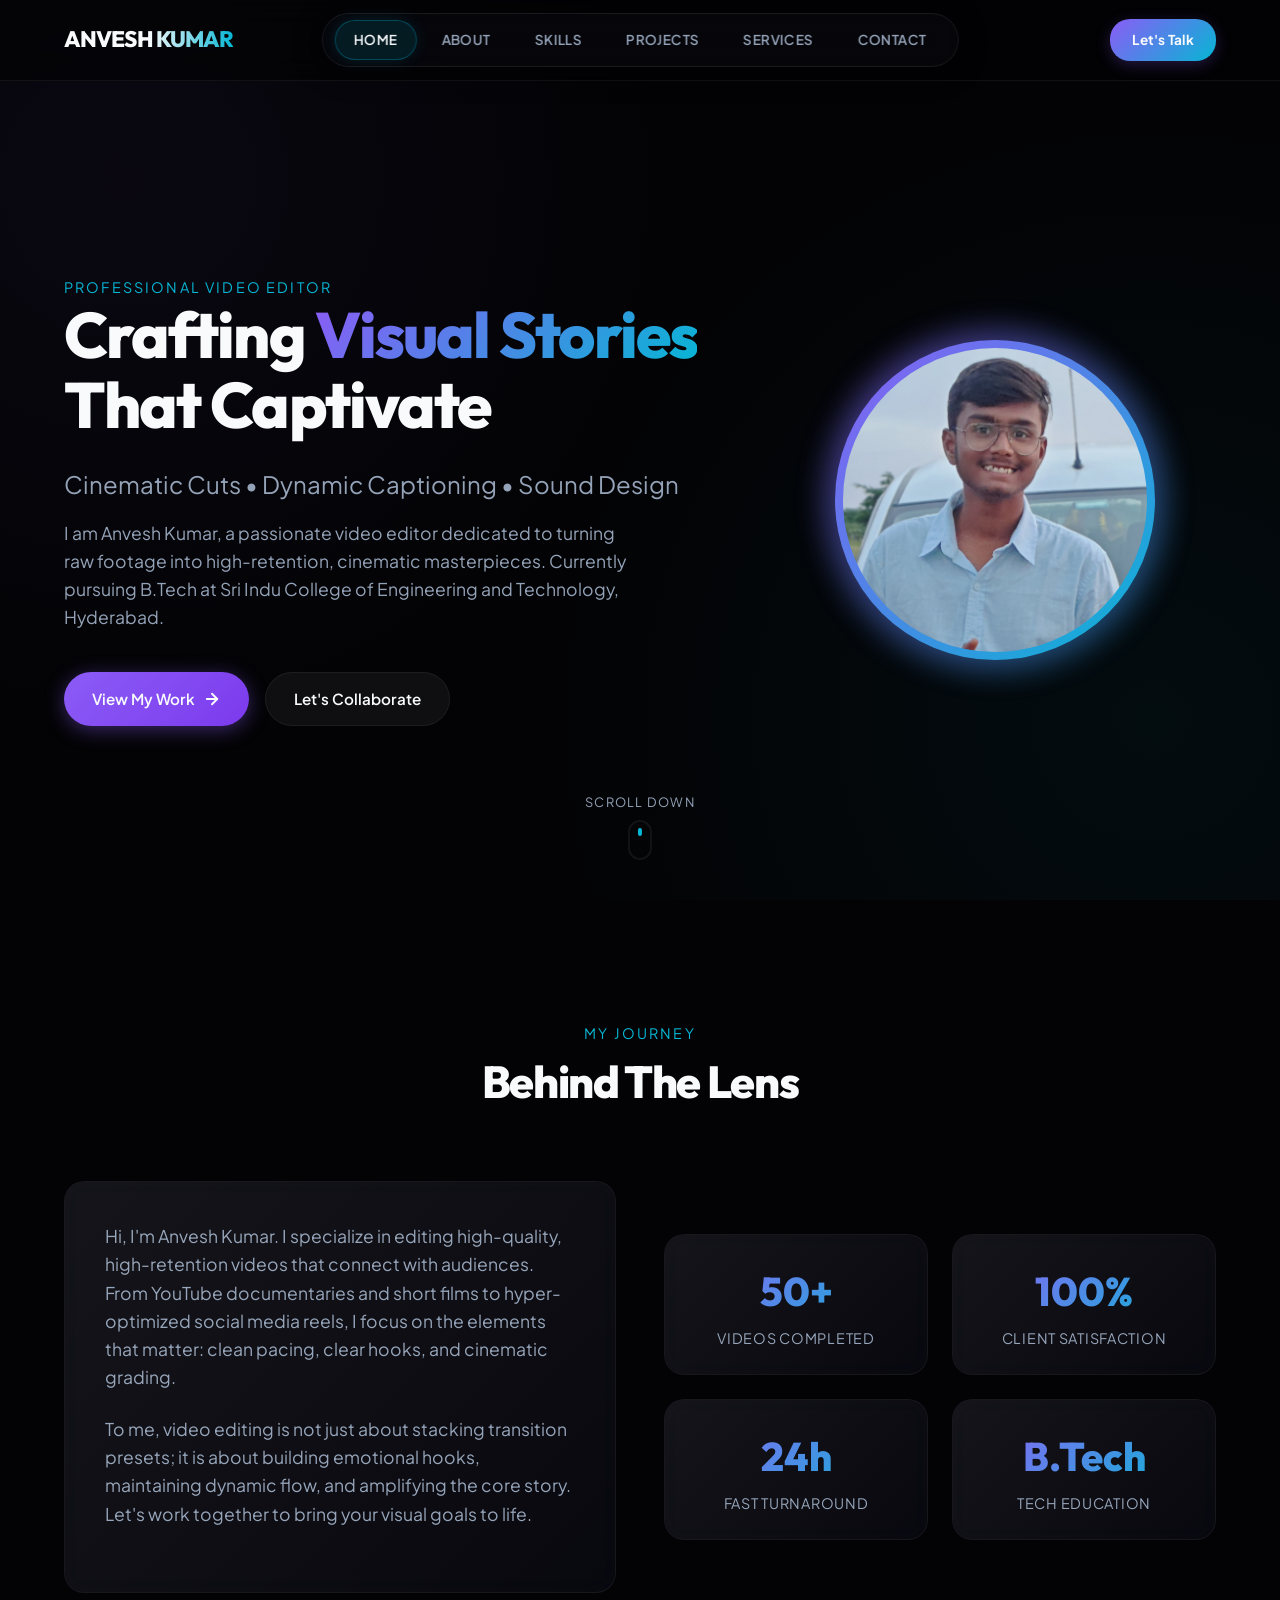
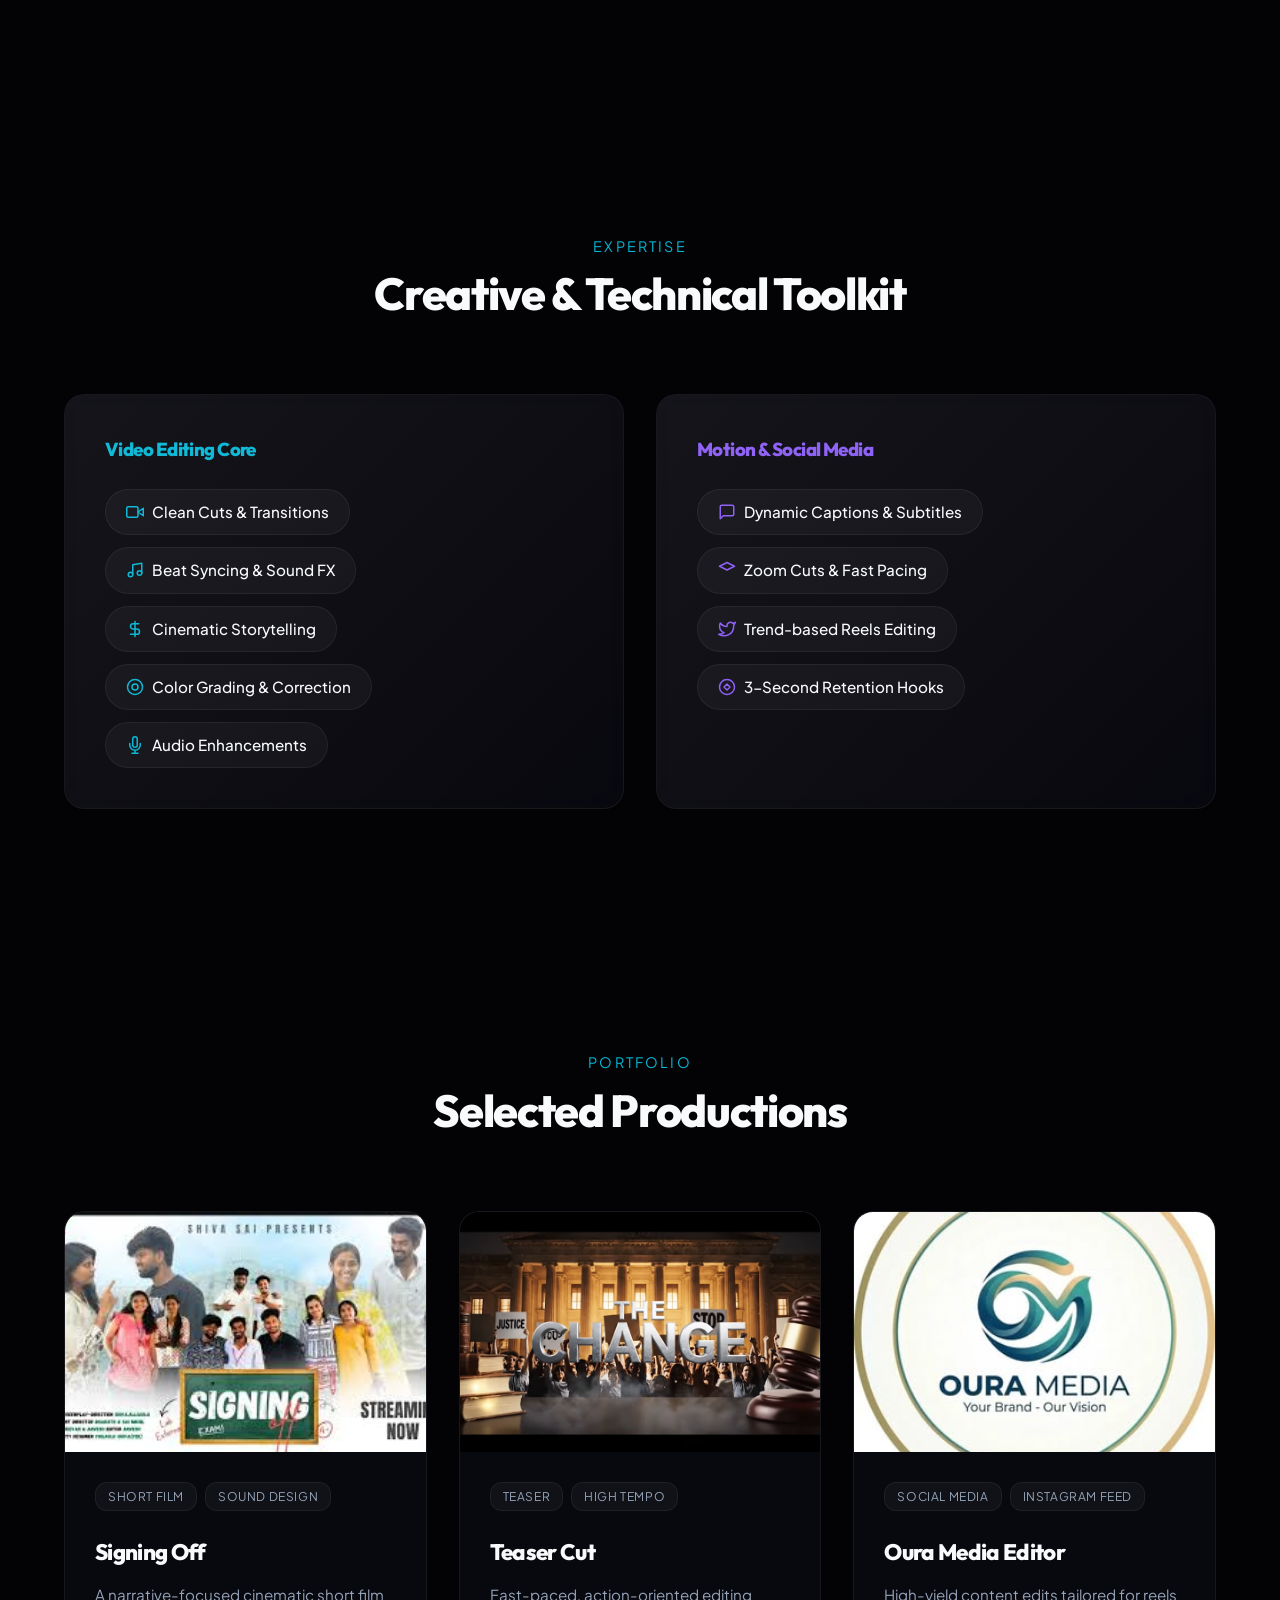
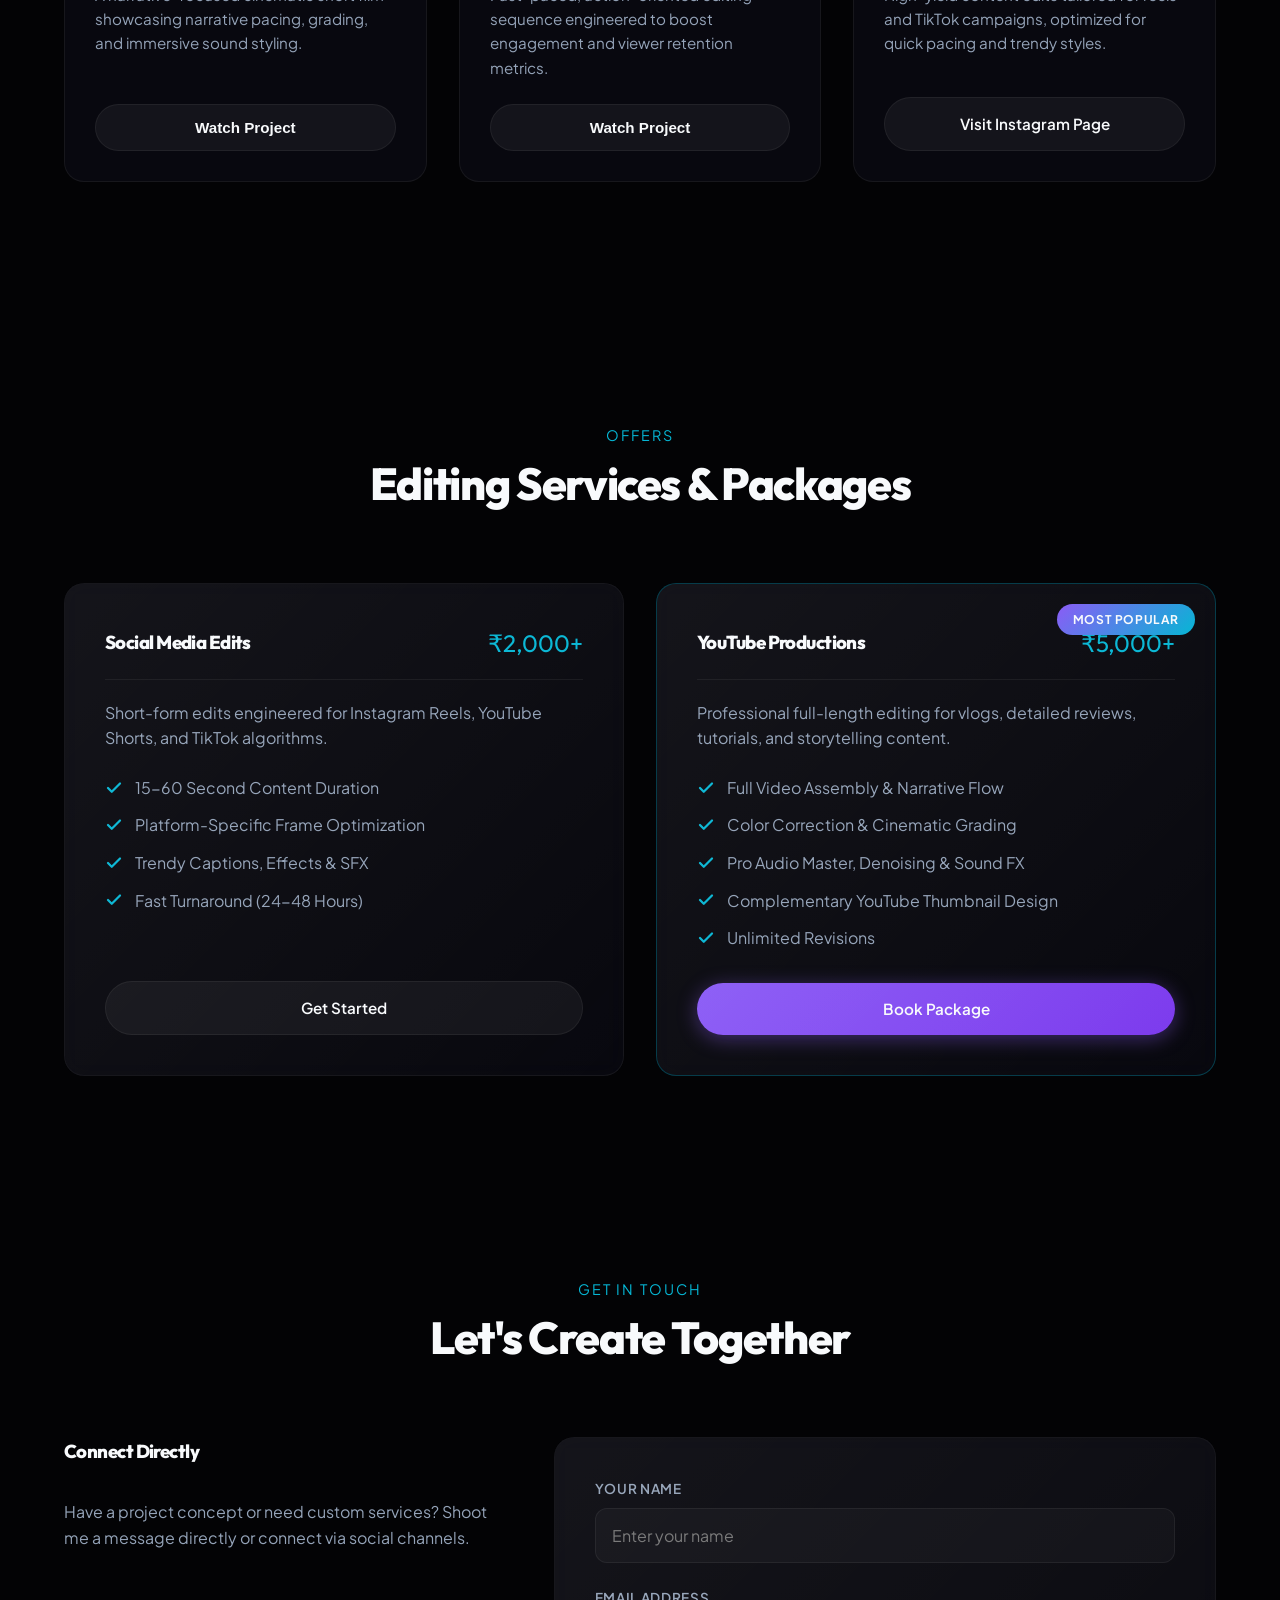
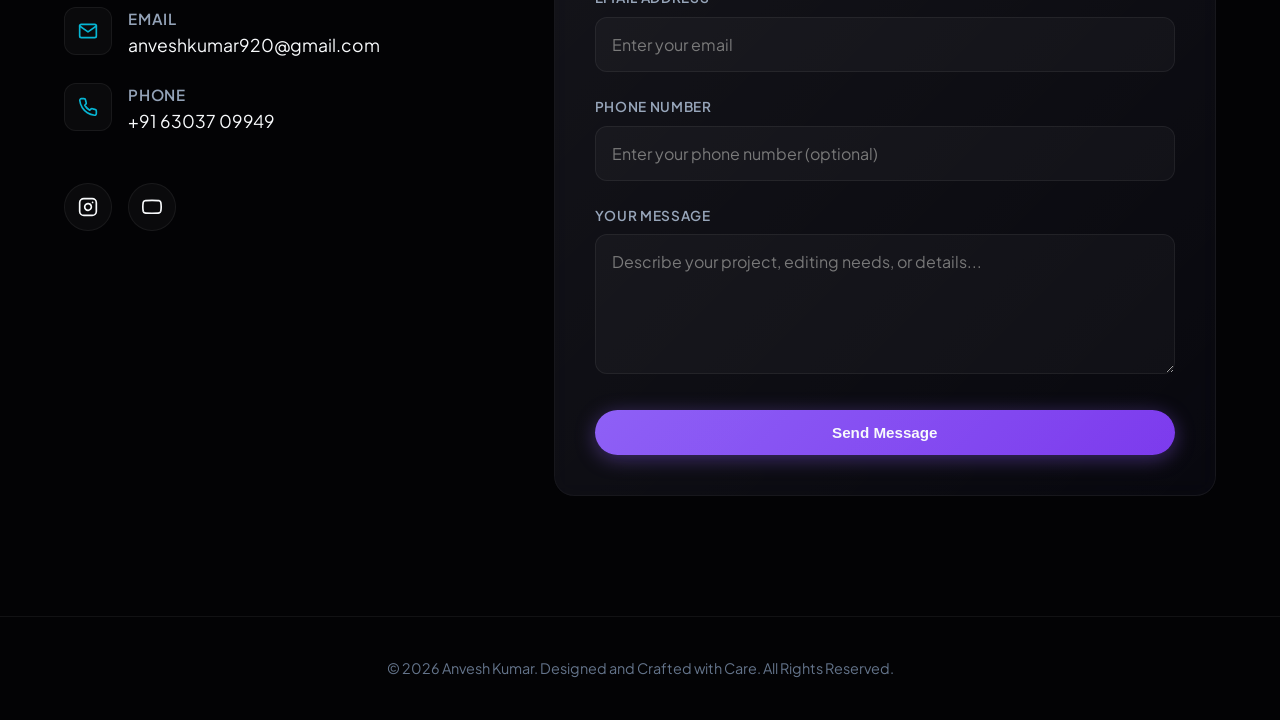
<file: index.html>
<!DOCTYPE html>
<html lang="en">
<head>
    <meta charset="UTF-8">
    <meta name="viewport" content="width=device-width, initial-scale=1.0">
    <title>Anvesh Kumar | Video Editor & Visual Storyteller Portfolio</title>
    <meta name="description" content="Portfolio of Anvesh Kumar, a passionate Video Editor focusing on cinematic cuts, dynamic social media editing, and engaging storytelling.">
    <!-- Link to Global Stylesheet -->
    <link rel="stylesheet" href="style.css">
</head>
<body>

    <!-- Sticky Navigation Header -->
    <header>
        <div class="nav-container">
            <a href="#hero" class="logo">ANVESH KUMAR</a>
            
            <nav>
                <ul class="nav-links">
                    <li><a href="#hero" class="active">Home</a></li>
                    <li><a href="#about">About</a></li>
                    <li><a href="#skills">Skills</a></li>
                    <li><a href="#projects">Projects</a></li>
                    <li><a href="#services">Services</a></li>
                    <li><a href="#contact">Contact</a></li>
                </ul>
            </nav>
            
            <a href="#contact" class="nav-cta-btn">Let's Talk</a>
            
            <button class="menu-toggle" aria-label="Toggle Navigation Menu">
                <span></span>
                <span></span>
                <span></span>
            </button>
        </div>
    </header>

    <!-- Main Content -->
    <main>

        <!-- Hero Section -->
        <section id="hero" class="hero">
            <div class="container hero-grid">
                <div class="hero-content reveal active">
                    <span class="section-subtitle">Professional Video Editor</span>
                    <h1>Crafting <span class="gradient-text">Visual Stories</span> That Captivate</h1>
                    <p class="hero-subtitle">Cinematic Cuts • Dynamic Captioning • Sound Design</p>
                    <p class="hero-desc">
                        I am Anvesh Kumar, a passionate video editor dedicated to turning raw footage into high-retention, cinematic masterpieces. Currently pursuing B.Tech at Sri Indu College of Engineering and Technology, Hyderabad.
                    </p>
                    <div class="hero-buttons">
                        <a href="#projects" class="btn btn-primary">
                            <span>View My Work</span>
                            <svg width="18" height="18" viewBox="0 0 24 24" fill="none" stroke="currentColor" stroke-width="2.5" stroke-linecap="round" stroke-linejoin="round">
                                <line x1="5" y1="12" x2="19" y2="12"></line>
                                <polyline points="12 5 19 12 12 19"></polyline>
                            </svg>
                        </a>
                        <a href="#contact" class="btn btn-secondary">Let's Collaborate</a>
                    </div>
                </div>
                
                <div class="hero-image-wrapper reveal active">
                    <div class="profile-circle">
                        <div class="profile-img-container">
                            <img src="o1.png" alt="Anvesh Kumar Portrait">
                        </div>
                    </div>
                </div>
            </div>
            
            <div class="scroll-indicator">
                <span>Scroll Down</span>
                <div class="mouse">
                    <div class="wheel"></div>
                </div>
            </div>
        </section>

        <!-- About Section -->
        <section id="about" class="section">
            <div class="container">
                <div class="section-header reveal">
                    <span class="section-subtitle">My Journey</span>
                    <h2 class="section-title">Behind The Lens</h2>
                </div>
                
                <div class="about-grid">
                    <div class="about-details glass-card reveal">
                        <p>
                            Hi, I'm Anvesh Kumar. I specialize in editing high-quality, high-retention videos that connect with audiences. From YouTube documentaries and short films to hyper-optimized social media reels, I focus on the elements that matter: clean pacing, clear hooks, and cinematic grading.
                        </p>
                        <p>
                            To me, video editing is not just about stacking transition presets; it is about building emotional hooks, maintaining dynamic flow, and amplifying the core story. Let's work together to bring your visual goals to life.
                        </p>
                    </div>
                    
                    <div class="about-stats">
                        <div class="stat-item glass-card reveal">
                            <div class="stat-num">50+</div>
                            <div class="stat-label">Videos Completed</div>
                        </div>
                        <div class="stat-item glass-card reveal">
                            <div class="stat-num">100%</div>
                            <div class="stat-label">Client Satisfaction</div>
                        </div>
                        <div class="stat-item glass-card reveal">
                            <div class="stat-num">24h</div>
                            <div class="stat-label">Fast Turnaround</div>
                        </div>
                        <div class="stat-item glass-card reveal">
                            <div class="stat-num">B.Tech</div>
                            <div class="stat-label">Tech Education</div>
                        </div>
                    </div>
                </div>
            </div>
        </section>

        <!-- Skills Section -->
        <section id="skills" class="section">
            <div class="container">
                <div class="section-header reveal">
                    <span class="section-subtitle">Expertise</span>
                    <h2 class="section-title">Creative & Technical Toolkit</h2>
                </div>
                
                <div class="skills-grid">
                    <div class="glass-card reveal">
                        <h3 style="margin-bottom: 24px; color: var(--accent-cyan);">Video Editing Core</h3>
                        <div class="skill-tag-container">
                            <span class="skill-badge">
                                <svg width="18" height="18" viewBox="0 0 24 24" fill="none" stroke="currentColor" stroke-width="2" stroke-linecap="round" stroke-linejoin="round"><polygon points="23 7 16 12 23 17 23 7"></polygon><rect x="1" y="5" width="15" height="14" rx="2" ry="2"></rect></svg>
                                Clean Cuts & Transitions
                            </span>
                            <span class="skill-badge">
                                <svg width="18" height="18" viewBox="0 0 24 24" fill="none" stroke="currentColor" stroke-width="2" stroke-linecap="round" stroke-linejoin="round"><path d="M9 18V5l12-2v13"></path><circle cx="6" cy="18" r="3"></circle><circle cx="18" cy="16" r="3"></circle></svg>
                                Beat Syncing & Sound FX
                            </span>
                            <span class="skill-badge">
                                <svg width="18" height="18" viewBox="0 0 24 24" fill="none" stroke="currentColor" stroke-width="2" stroke-linecap="round" stroke-linejoin="round"><path d="M12 2v20M17 5H9.5a3.5 3.5 0 0 0 0 7h5a3.5 3.5 0 0 1 0 7H6"></path></svg>
                                Cinematic Storytelling
                            </span>
                            <span class="skill-badge">
                                <svg width="18" height="18" viewBox="0 0 24 24" fill="none" stroke="currentColor" stroke-width="2" stroke-linecap="round" stroke-linejoin="round"><circle cx="12" cy="12" r="10"></circle><circle cx="12" cy="12" r="4"></circle></svg>
                                Color Grading & Correction
                            </span>
                            <span class="skill-badge">
                                <svg width="18" height="18" viewBox="0 0 24 24" fill="none" stroke="currentColor" stroke-width="2" stroke-linecap="round" stroke-linejoin="round"><path d="M12 1a3 3 0 0 0-3 3v8a3 3 0 0 0 6 0V4a3 3 0 0 0-3-3z"></path><path d="M19 10v2a7 7 0 0 1-14 0v-2M12 19v4M8 23h8"></path></svg>
                                Audio Enhancements
                            </span>
                        </div>
                    </div>
                    
                    <div class="glass-card reveal">
                        <h3 style="margin-bottom: 24px; color: var(--accent-purple);">Motion & Social Media</h3>
                        <div class="skill-tag-container">
                            <span class="skill-badge purple">
                                <svg width="18" height="18" viewBox="0 0 24 24" fill="none" stroke="currentColor" stroke-width="2" stroke-linecap="round" stroke-linejoin="round"><path d="M21 15a2 2 0 0 1-2 2H7l-4 4V5a2 2 0 0 1 2-2h14a2 2 0 0 1 2 2z"></path></svg>
                                Dynamic Captions & Subtitles
                            </span>
                            <span class="skill-badge purple">
                                <svg width="18" height="18" viewBox="0 0 24 24" fill="none" stroke="currentColor" stroke-width="2" stroke-linecap="round" stroke-linejoin="round"><polygon points="12 2 2 7 12 12 22 7 12 2</polygon><polyline points="2 17 12 22 22 17"></polyline><polyline points="2 12 12 17 22 12"></polyline></svg>
                                Zoom Cuts & Fast Pacing
                            </span>
                            <span class="skill-badge purple">
                                <svg width="18" height="18" viewBox="0 0 24 24" fill="none" stroke="currentColor" stroke-width="2" stroke-linecap="round" stroke-linejoin="round"><path d="M23 3a10.9 10.9 0 0 1-3.14 1.53 4.48 4.48 0 0 0-7.86 3v1A10.66 10.66 0 0 1 3 4s-4 9 5 13a11.64 11.64 0 0 1-7 2c9 5 20 0 20-11.5a4.5 4.5 0 0 0-.08-.83A7.72 7.72 0 0 0 23 3z"></path></svg>
                                Trend-based Reels Editing
                            </span>
                            <span class="skill-badge purple">
                                <svg width="18" height="18" viewBox="0 0 24 24" fill="none" stroke="currentColor" stroke-width="2" stroke-linecap="round" stroke-linejoin="round"><circle cx="12" cy="12" r="10"></circle><polygon points="12 8 8 12 12 16 16 12 12 8"></polygon></svg>
                                3-Second Retention Hooks
                            </span>
                        </div>
                    </div>
                </div>
            </div>
        </section>

        <!-- Projects Section -->
        <section id="projects" class="section">
            <div class="container">
                <div class="section-header reveal">
                    <span class="section-subtitle">Portfolio</span>
                    <h2 class="section-title">Selected Productions</h2>
                </div>
                
                <div class="projects-grid">
                    <!-- Project 1 -->
                    <div class="project-card reveal">
                        <div class="project-media">
                            <img src="signing off.jpg" alt="Signing Off - Full Length Short Film Thumbnail">
                            <div class="media-overlay">
                                <button class="play-overlay-btn play-trigger" data-video-url="https://www.youtube.com/watch?v=BlJvZ22Ybu8" aria-label="Play Short Film">
                                    <svg width="28" height="28" viewBox="0 0 24 24" fill="currentColor" stroke="currentColor" stroke-width="2" stroke-linecap="round" stroke-linejoin="round"><polygon points="5 3 19 12 5 21 5 3"></polygon></svg>
                                </button>
                            </div>
                        </div>
                        <div class="project-info">
                            <div>
                                <div class="project-tags">
                                    <span class="project-tag">Short Film</span>
                                    <span class="project-tag">Sound Design</span>
                                </div>
                                <h3>Signing Off</h3>
                                <p>A narrative-focused cinematic short film showcasing narrative pacing, grading, and immersive sound styling.</p>
                            </div>
                            <button class="btn btn-secondary play-trigger" data-video-url="https://youtu.be/BlJvZ22Ybu8?si=Cjkmj1jSi_lRutvW" style="width: 100%;">Watch Project</button>
                        </div>
                    </div>

                    <!-- Project 2 -->
                    <div class="project-card reveal">
                        <div class="project-media">
                            <img src="THE.png" alt="The Teaser Cut Thumbnail">
                            <div class="media-overlay">
                                <button class="play-overlay-btn play-trigger" data-video-url="https://youtu.be/3P3YtGrnrxE?si=opv4k879cCWjotpi" aria-label="Play Teaser Cut">
                                    <svg width="28" height="28" viewBox="0 0 24 24" fill="currentColor" stroke="currentColor" stroke-width="2" stroke-linecap="round" stroke-linejoin="round"><polygon points="5 3 19 12 5 21 5 3"></polygon></svg>
                                </button>
                            </div>
                        </div>
                        <div class="project-info">
                            <div>
                                <div class="project-tags">
                                    <span class="project-tag">Teaser</span>
                                    <span class="project-tag">High Tempo</span>
                                </div>
                                <h3>Teaser Cut</h3>
                                <p>Fast-paced, action-oriented editing sequence engineered to boost engagement and viewer retention metrics.</p>
                            </div>
                            <button class="btn btn-secondary play-trigger" data-video-url="https://youtu.be/3P3YtGrnrxE?si=opv4k879cCWjotpi" style="width: 100%;">Watch Project</button>
                        </div>
                    </div>

                    <!-- Project 3 -->
                    <div class="project-card reveal">
                        <div class="project-media">
                            <img src="oura media.jpg" alt="Oura Media Productions Instagram Page Thumbnail">
                            <div class="media-overlay">
                                <button class="play-overlay-btn play-trigger" data-video-url="https://www.instagram.com/oura.media/" aria-label="Go to Oura Media Instagram">
                                    <svg width="28" height="28" viewBox="0 0 24 24" fill="none" stroke="currentColor" stroke-width="2.5" stroke-linecap="round" stroke-linejoin="round">
                                        <rect x="2" y="2" width="20" height="20" rx="5" ry="5"></rect>
                                        <path d="M16 11.37A4 4 0 1 1 12.63 8 4 4 0 0 1 16 11.37z"></path>
                                        <line x1="17.5" y1="6.5" x2="17.51" y2="6.5"></line>
                                    </svg>
                                </button>
                            </div>
                        </div>
                        <div class="project-info">
                            <div>
                                <div class="project-tags">
                                    <span class="project-tag">Social Media</span>
                                    <span class="project-tag">Instagram Feed</span>
                                </div>
                                <h3>Oura Media Editor</h3>
                                <p>High-yield content edits tailored for reels and TikTok campaigns, optimized for quick pacing and trendy styles.</p>
                            </div>
                            <a href="https://www.instagram.com/oura.media/" target="_blank" class="btn btn-secondary" style="width: 100%;">Visit Instagram Page</a>
                        </div>
                    </div>
                </div>
            </div>
        </section>

        <!-- Services Section -->
        <section id="services" class="section services-section">
            <div class="container">
                <div class="section-header reveal">
                    <span class="section-subtitle">Offers</span>
                    <h2 class="section-title">Editing Services & Packages</h2>
                </div>
                
                <div class="services-grid">
                    <!-- Service Package 1 -->
                    <div class="glass-card service-card reveal">
                        <div>
                            <div class="service-title">
                                <h3>Social Media Edits</h3>
                                <span class="service-price">₹2,000+</span>
                            </div>
                            <p style="color: var(--text-secondary); margin-bottom: 24px;">Short-form edits engineered for Instagram Reels, YouTube Shorts, and TikTok algorithms.</p>
                            <ul class="service-features">
                                <li>
                                    <svg width="18" height="18" viewBox="0 0 24 24" fill="none" stroke="currentColor" stroke-width="3" stroke-linecap="round" stroke-linejoin="round"><polyline points="20 6 9 17 4 12"></polyline></svg>
                                    15-60 Second Content Duration
                                </li>
                                <li>
                                    <svg width="18" height="18" viewBox="0 0 24 24" fill="none" stroke="currentColor" stroke-width="3" stroke-linecap="round" stroke-linejoin="round"><polyline points="20 6 9 17 4 12"></polyline></svg>
                                    Platform-Specific Frame Optimization
                                </li>
                                <li>
                                    <svg width="18" height="18" viewBox="0 0 24 24" fill="none" stroke="currentColor" stroke-width="3" stroke-linecap="round" stroke-linejoin="round"><polyline points="20 6 9 17 4 12"></polyline></svg>
                                    Trendy Captions, Effects & SFX
                                </li>
                                <li>
                                    <svg width="18" height="18" viewBox="0 0 24 24" fill="none" stroke="currentColor" stroke-width="3" stroke-linecap="round" stroke-linejoin="round"><polyline points="20 6 9 17 4 12"></polyline></svg>
                                    Fast Turnaround (24-48 Hours)
                                </li>
                            </ul>
                        </div>
                        <a href="#contact" class="btn btn-secondary" style="width: 100%;">Get Started</a>
                    </div>

                    <!-- Service Package 2 -->
                    <div class="glass-card service-card reveal" style="border-color: rgba(6, 182, 212, 0.3);">
                        <span class="popular-badge">Most Popular</span>
                        <div>
                            <div class="service-title">
                                <h3>YouTube Productions</h3>
                                <span class="service-price">₹5,000+</span>
                            </div>
                            <p style="color: var(--text-secondary); margin-bottom: 24px;">Professional full-length editing for vlogs, detailed reviews, tutorials, and storytelling content.</p>
                            <ul class="service-features">
                                <li>
                                    <svg width="18" height="18" viewBox="0 0 24 24" fill="none" stroke="currentColor" stroke-width="3" stroke-linecap="round" stroke-linejoin="round"><polyline points="20 6 9 17 4 12"></polyline></svg>
                                    Full Video Assembly & Narrative Flow
                                </li>
                                <li>
                                    <svg width="18" height="18" viewBox="0 0 24 24" fill="none" stroke="currentColor" stroke-width="3" stroke-linecap="round" stroke-linejoin="round"><polyline points="20 6 9 17 4 12"></polyline></svg>
                                    Color Correction & Cinematic Grading
                                </li>
                                <li>
                                    <svg width="18" height="18" viewBox="0 0 24 24" fill="none" stroke="currentColor" stroke-width="3" stroke-linecap="round" stroke-linejoin="round"><polyline points="20 6 9 17 4 12"></polyline></svg>
                                    Pro Audio Master, Denoising & Sound FX
                                </li>
                                <li>
                                    <svg width="18" height="18" viewBox="0 0 24 24" fill="none" stroke="currentColor" stroke-width="3" stroke-linecap="round" stroke-linejoin="round"><polyline points="20 6 9 17 4 12"></polyline></svg>
                                    Complementary YouTube Thumbnail Design
                                </li>
                                <li>
                                    <svg width="18" height="18" viewBox="0 0 24 24" fill="none" stroke="currentColor" stroke-width="3" stroke-linecap="round" stroke-linejoin="round"><polyline points="20 6 9 17 4 12"></polyline></svg>
                                    Unlimited Revisions
                                </li>
                            </ul>
                        </div>
                        <a href="#contact" class="btn btn-primary" style="width: 100%;">Book Package</a>
                    </div>
                </div>
            </div>
        </section>

        <!-- Contact Section -->
        <section id="contact" class="section">
            <div class="container">
                <div class="section-header reveal">
                    <span class="section-subtitle">Get in Touch</span>
                    <h2 class="section-title">Let's Create Together</h2>
                </div>
                
                <div class="contact-grid">
                    <div class="contact-info reveal">
                        <h3>Connect Directly</h3>
                        <p style="color: var(--text-secondary); margin-bottom: 24px;">Have a project concept or need custom services? Shoot me a message directly or connect via social channels.</p>
                        
                        <div class="contact-details">
                            <div class="contact-item">
                                <div class="contact-icon">
                                    <svg width="20" height="20" viewBox="0 0 24 24" fill="none" stroke="currentColor" stroke-width="2" stroke-linecap="round" stroke-linejoin="round"><path d="M4 4h16c1.1 0 2 .9 2 2v12c0 1.1-.9 2-2 2H4c-1.1 0-2-.9-2-2V6c0-1.1.9-2 2-2z"></path><polyline points="22,6 12,13 2,6"></polyline></svg>
                                </div>
                                <div class="contact-text">
                                    <h4>Email</h4>
                                    <a href="mailto:anveshkumar920@gmail.com">anveshkumar920@gmail.com </a>
                                </div>
                            </div>
                            
                            <div class="contact-item">
                                <div class="contact-icon">
                                    <svg width="20" height="20" viewBox="0 0 24 24" fill="none" stroke="currentColor" stroke-width="2" stroke-linecap="round" stroke-linejoin="round"><path d="M22 16.92v3a2 2 0 0 1-2.18 2 19.79 19.79 0 0 1-8.63-3.07 19.5 19.5 0 0 1-6-6 19.79 19.79 0 0 1-3.07-8.67A2 2 0 0 1 4.11 2h3a2 2 0 0 1 2 1.72 12.84 12.84 0 0 0 .7 2.81 2 2 0 0 1-.45 2.11L8.09 9.91a16 16 0 0 0 6 6l1.27-1.27a2 2 0 0 1 2.11-.45 12.84 12.84 0 0 0 2.81.7A2 2 0 0 1 22 16.92z"></path></svg>
                                </div>
                                <div class="contact-text">
                                    <h4>Phone</h4>
                                    <p>+91 63037 09949</p>
                                </div>
                            </div>
                        </div>
                        
                        <div class="social-links" style="margin-top: 16px;">
                            <a href="https://www.instagram.com/nameisanvesh3/" target="_blank" class="social-icon" aria-label="Instagram">
                                <svg width="20" height="20" viewBox="0 0 24 24" fill="none" stroke="currentColor" stroke-width="2" stroke-linecap="round" stroke-linejoin="round">
                                    <rect x="2" y="2" width="20" height="20" rx="5" ry="5"></rect>
                                    <path d="M16 11.37A4 4 0 1 1 12.63 8 4 4 0 0 1 16 11.37z"></path>
                                    <line x1="17.5" y1="6.5" x2="17.51" y2="6.5"></line>
                                </svg>
                            </a>
                            <a href="https://youtu.be/BlJvZ22Ybu8?si=Cjkmj1jSi_lRutvW" target="_blank" class="social-icon" aria-label="YouTube">
                                <svg width="20" height="20" viewBox="0 0 24 24" fill="none" stroke="currentColor" stroke-width="2" stroke-linecap="round" stroke-linejoin="round"><path d="M22.54 6.42a2.78 2.78 0 0 0-1.94-2C18.88 4 12 4 12 4s-6.88 0-8.6.46a2.78 2.78 0 0 0-1.94 2A29 29 0 0 0 1 11.75a29 29 0 0 0 .46 5.33A2.78 2.78 0 0 0 3.4 19c1.72.46 8.6.46 8.6.46s6.88 0 8.6-.46a2.78 2.78 0 0 0 1.94-2 29 29 0 0 0 .46-5.25 29 29 0 0 0-.46-5.33z"></polygon><polygon points="9.75 15.02 15.5 11.75 9.75 8.48 9.75 15.02"></polygon></svg>
                            </a>
                        </div>
                    </div>
                    
                    <div class="glass-card reveal">
                        <form id="contactForm" class="contact-form">
                            <div class="form-group">
                                <label for="name">Your Name</label>
                                <input type="text" id="name" class="form-control" placeholder="Enter your name" required>
                            </div>
                            
                            <div class="form-group">
                                <label for="email">Email Address</label>
                                <input type="email" id="email" class="form-control" placeholder="Enter your email" required>
                            </div>
                            
                            <div class="form-group">
                                <label for="phone">Phone Number</label>
                                <input type="tel" id="phone" class="form-control" placeholder="Enter your phone number (optional)">
                            </div>
                            
                            <div class="form-group">
                                <label for="message">Your Message</label>
                                <textarea id="message" class="form-control" placeholder="Describe your project, editing needs, or details..." required></textarea>
                            </div>
                            
                            <button type="submit" class="btn btn-primary" style="margin-top: 12px; width: 100%;">Send Message</button>
                        </form>
                    </div>
                </div>
            </div>
        </section>

    </main>

    <!-- Footer -->
    <footer>
        <div class="container">
            <p>&copy; 2026 Anvesh Kumar. Designed and Crafted with Care. All Rights Reserved.</p>
        </div>
    </footer>

    <!-- Video Modal Component -->
    <div id="videoModal" class="modal">
        <div class="modal-content">
            <div class="modal-header-actions">
                <a id="modalExternalLink" href="#" target="_blank" class="modal-external-btn">
                    <svg width="16" height="16" viewBox="0 0 24 24" fill="none" stroke="currentColor" stroke-width="2.5" stroke-linecap="round" stroke-linejoin="round"><path d="M18 13v6a2 2 0 0 1-2 2H5a2 2 0 0 1-2-2V8a2 2 0 0 1 2-2h6"></path><polyline points="15 3 21 3 21 9"></polyline><line x1="10" y1="14" x2="21" y2="3"></line></svg>
                    <span>Watch on YouTube</span>
                </a>
                <button class="modal-close" aria-label="Close modal">
                    <svg width="18" height="18" viewBox="0 0 24 24" fill="none" stroke="currentColor" stroke-width="2.5" stroke-linecap="round" stroke-linejoin="round"><line x1="18" y1="6" x2="6" y2="18"></line><line x1="6" y1="6" x2="18" y2="18"></line></svg>
                    <span>Close</span>
                </button>
            </div>
            <div class="video-container">
                <!-- Iframe injected via JS -->
            </div>
        </div>
    </div>

    <!-- Script Import -->
    <script src="app.js" defer></script>
</body>
</html>
</file>
<file: style.css>
@import url('https://fonts.googleapis.com/css2?family=Plus+Jakarta+Sans:wght@300;400;500;600;700&family=Outfit:wght@400;500;600;700;800;900&display=swap');

:root {
    /* Color Palette */
    --bg-darkest: #030305;
    --bg-dark: #08080f;
    --bg-card: rgba(13, 13, 23, 0.6);
    --bg-glass: rgba(18, 18, 30, 0.5);
    --border-glow: rgba(124, 58, 237, 0.15);
    --border-light: rgba(255, 255, 255, 0.06);
    
    --accent-purple: #8B5CF6;
    --accent-cyan: #06B6D4;
    --accent-purple-glow: rgba(139, 92, 246, 0.4);
    --accent-cyan-glow: rgba(6, 182, 212, 0.4);
    
    --text-primary: #F8FAFC;
    --text-secondary: #94A3B8;
    --text-muted: #64748B;
    
    /* Transitions */
    --transition-smooth: all 0.4s cubic-bezier(0.16, 1, 0.3, 1);
    --transition-fast: all 0.2s cubic-bezier(0.16, 1, 0.3, 1);
}

/* Base Styles */
* {
    margin: 0;
    padding: 0;
    box-sizing: border-box;
}

html {
    scroll-behavior: smooth;
    background-color: var(--bg-darkest);
    color: var(--text-primary);
    font-family: 'Plus Jakarta Sans', sans-serif;
    overflow-x: hidden;
}

body {
    background-image: 
        radial-gradient(circle at 10% 20%, rgba(139, 92, 246, 0.05) 0%, transparent 40%),
        radial-gradient(circle at 90% 80%, rgba(6, 182, 212, 0.05) 0%, transparent 45%);
    background-attachment: fixed;
    line-height: 1.6;
    overflow-x: hidden;
}

h1, h2, h3, h4 {
    font-family: 'Outfit', sans-serif;
    font-weight: 800;
    letter-spacing: -0.03em;
    color: var(--text-primary);
}

a {
    color: inherit;
    text-decoration: none;
}

/* Custom Scrollbar */
::-webkit-scrollbar {
    width: 8px;
}
::-webkit-scrollbar-track {
    background: var(--bg-darkest);
}
::-webkit-scrollbar-thumb {
    background: rgba(255, 255, 255, 0.1);
    border-radius: 10px;
    border: 2px solid var(--bg-darkest);
}
::-webkit-scrollbar-thumb:hover {
    background: var(--accent-purple);
}

/* Utility Layouts */
.container {
    max-width: 1200px;
    margin: 0 auto;
    padding: 0 24px;
}

.gradient-text {
    background: linear-gradient(135deg, var(--accent-purple) 0%, var(--accent-cyan) 100%);
    -webkit-background-clip: text;
    -webkit-text-fill-color: transparent;
    background-clip: text;
    display: inline-block;
}

/* Header & Sticky Navigation */
header {
    position: fixed;
    top: 0;
    left: 0;
    width: 100%;
    z-index: 1000;
    background: rgba(3, 3, 5, 0.7);
    backdrop-filter: blur(16px);
    -webkit-backdrop-filter: blur(16px);
    border-bottom: 1px solid var(--border-light);
    transition: var(--transition-smooth);
}

.nav-container {
    display: flex;
    justify-content: space-between;
    align-items: center;
    height: 80px;
    max-width: 1200px;
    margin: 0 auto;
    padding: 0 24px;
}

.logo {
    font-family: 'Outfit', sans-serif;
    font-size: 1.4rem;
    font-weight: 800;
    background: linear-gradient(to right, var(--text-primary) 50%, var(--accent-cyan) 100%);
    -webkit-background-clip: text;
    -webkit-text-fill-color: transparent;
    letter-spacing: -0.04em;
    cursor: pointer;
}

.nav-links {
    list-style: none;
    display: flex;
}

/* Desktop Navigation (Pill Dock Style) */
@media (min-width: 769px) {
    nav {
        position: absolute;
        left: 50%;
        transform: translateX(-50%);
        display: flex;
        justify-content: center;
    }

    .nav-links {
        align-items: center;
        gap: 6px;
        background: rgba(13, 13, 23, 0.4);
        border: 1px solid rgba(255, 255, 255, 0.08);
        border-radius: 40px;
        padding: 6px 12px;
        backdrop-filter: blur(12px);
        -webkit-backdrop-filter: blur(12px);
        box-shadow: 0 4px 30px rgba(0, 0, 0, 0.4);
    }

    .nav-links a {
        font-size: 0.85rem;
        font-weight: 600;
        letter-spacing: 0.03em;
        text-transform: uppercase;
        color: var(--text-secondary);
        padding: 8px 18px;
        border-radius: 30px;
        transition: var(--transition-smooth);
        border: 1px solid transparent;
        display: inline-block;
    }

    .nav-links a:hover {
        color: var(--text-primary);
        background: rgba(255, 255, 255, 0.05);
    }

    .nav-links a.active {
        color: var(--text-primary);
        background: rgba(6, 182, 212, 0.12);
        border-color: rgba(6, 182, 212, 0.3);
        box-shadow: 0 0 15px rgba(6, 182, 212, 0.15);
    }

    @media (max-width: 1024px) {
        .nav-links {
            gap: 4px;
            padding: 4px 8px;
        }
        .nav-links a {
            padding: 6px 12px;
            font-size: 0.8rem;
        }
    }
}

/* Mobile Nav Links */
@media (max-width: 768px) {
    .nav-links a {
        font-size: 1.2rem;
        font-weight: 600;
        text-transform: uppercase;
        color: var(--text-secondary);
        transition: var(--transition-fast);
    }

    .nav-links a:hover,
    .nav-links a.active {
        color: var(--accent-cyan);
    }
}

/* Header CTA Button */
.nav-cta-btn {
    display: inline-flex;
    align-items: center;
    justify-content: center;
    background: linear-gradient(135deg, var(--accent-purple), var(--accent-cyan));
    color: var(--text-primary);
    padding: 10px 22px;
    border-radius: 20px;
    font-size: 0.85rem;
    font-weight: 700;
    letter-spacing: 0.02em;
    box-shadow: 0 4px 15px rgba(139, 92, 246, 0.25);
    transition: var(--transition-smooth);
    border: none;
}

.nav-cta-btn:hover {
    transform: translateY(-2px);
    box-shadow: 0 6px 20px rgba(139, 92, 246, 0.45);
}

@media (max-width: 768px) {
    .nav-cta-btn {
        display: none;
    }
}

/* Mobile Nav Toggle */
.menu-toggle {
    display: none;
    flex-direction: column;
    gap: 6px;
    background: none;
    border: none;
    cursor: pointer;
    padding: 4px;
    z-index: 1001;
}

.menu-toggle span {
    display: block;
    width: 24px;
    height: 2px;
    background-color: var(--text-primary);
    transition: var(--transition-smooth);
}

/* Hero Section */
.hero {
    min-height: 100vh;
    display: flex;
    align-items: center;
    position: relative;
    padding-top: 100px;
    overflow: hidden;
}

.hero-grid {
    display: grid;
    grid-template-columns: 1.2fr 0.8fr;
    gap: 48px;
    align-items: center;
}

.hero-content h1 {
    font-size: 4rem;
    line-height: 1.1;
    margin-bottom: 24px;
}

.hero-subtitle {
    font-size: 1.5rem;
    font-weight: 400;
    color: var(--text-secondary);
    margin-bottom: 16px;
}

.hero-desc {
    font-size: 1.1rem;
    color: var(--text-secondary);
    margin-bottom: 40px;
    max-width: 580px;
}

.hero-buttons {
    display: flex;
    gap: 16px;
}

/* Profile Picture Container with Glow Effect */
.hero-image-wrapper {
    position: relative;
    display: flex;
    justify-content: center;
    align-items: center;
}

.profile-circle {
    position: relative;
    width: 320px;
    height: 320px;
    border-radius: 50%;
    padding: 8px;
    background: linear-gradient(135deg, var(--accent-purple), var(--accent-cyan));
    box-shadow: 0 0 40px rgba(139, 92, 246, 0.25);
    animation: float 6s ease-in-out infinite;
}

.profile-circle::before {
    content: '';
    position: absolute;
    top: -10px;
    left: -10px;
    right: -10px;
    bottom: -10px;
    border-radius: 50%;
    background: linear-gradient(135deg, var(--accent-purple), var(--accent-cyan));
    filter: blur(15px);
    opacity: 0.4;
    z-index: -1;
}

.profile-img-container {
    width: 100%;
    height: 100%;
    border-radius: 50%;
    overflow: hidden;
    background: var(--bg-dark);
}

.profile-circle img {
    width: 100%;
    height: 100%;
    object-fit: cover;
    transition: var(--transition-smooth);
}

.profile-circle img:hover {
    transform: scale(1.05);
}

@keyframes float {
    0%, 100% { transform: translateY(0); }
    50% { transform: translateY(-12px); }
}

/* Scroll Down Indicator */
.scroll-indicator {
    position: absolute;
    bottom: 40px;
    left: 50%;
    transform: translateX(-50%);
    display: flex;
    flex-direction: column;
    align-items: center;
    gap: 8px;
    color: var(--text-secondary);
    font-size: 0.8rem;
    letter-spacing: 0.1em;
    text-transform: uppercase;
}

.mouse {
    width: 24px;
    height: 40px;
    border: 2px solid var(--border-light);
    border-radius: 12px;
    position: relative;
}

.wheel {
    width: 4px;
    height: 8px;
    background: var(--accent-cyan);
    border-radius: 2px;
    position: absolute;
    top: 6px;
    left: 50%;
    transform: translateX(-50%);
    animation: scrollMouse 1.8s ease-in-out infinite;
}

@keyframes scrollMouse {
    0% { transform: translate(-50%, 0); opacity: 0; }
    30% { opacity: 1; }
    100% { transform: translate(-50%, 14px); opacity: 0; }
}

/* Premium Buttons */
.btn {
    display: inline-flex;
    align-items: center;
    justify-content: center;
    gap: 8px;
    padding: 14px 28px;
    border-radius: 30px;
    font-size: 0.95rem;
    font-weight: 600;
    cursor: pointer;
    transition: var(--transition-smooth);
    border: none;
}

.btn-primary {
    background: linear-gradient(135deg, var(--accent-purple) 0%, #7c3aed 100%);
    color: var(--text-primary);
    box-shadow: 0 4px 20px var(--accent-purple-glow);
}

.btn-primary:hover {
    transform: translateY(-2px);
    box-shadow: 0 8px 30px rgba(139, 92, 246, 0.6);
}

.btn-secondary {
    background: rgba(255, 255, 255, 0.05);
    color: var(--text-primary);
    border: 1px solid var(--border-light);
}

.btn-secondary:hover {
    background: rgba(255, 255, 255, 0.1);
    border-color: rgba(255, 255, 255, 0.2);
    transform: translateY(-2px);
}

/* General Sections */
.section {
    padding: 120px 0;
    position: relative;
}

.section-header {
    text-align: center;
    margin-bottom: 64px;
}

.section-subtitle {
    font-size: 0.9rem;
    text-transform: uppercase;
    letter-spacing: 0.15em;
    color: var(--accent-cyan);
    margin-bottom: 12px;
}

.section-title {
    font-size: 2.8rem;
}

/* Glassmorphism Cards */
.glass-card {
    background: var(--bg-card);
    backdrop-filter: blur(12px);
    -webkit-backdrop-filter: blur(12px);
    border: 1px solid var(--border-light);
    border-radius: 20px;
    padding: 40px;
    transition: var(--transition-smooth);
    position: relative;
    overflow: hidden;
}

.glass-card::before {
    content: '';
    position: absolute;
    top: 0;
    left: 0;
    width: 100%;
    height: 100%;
    background: linear-gradient(135deg, rgba(255, 255, 255, 0.05), transparent);
    pointer-events: none;
}

.glass-card:hover {
    transform: translateY(-6px);
    border-color: rgba(139, 92, 246, 0.3);
    box-shadow: 0 12px 40px rgba(0, 0, 0, 0.4), 0 0 30px rgba(139, 92, 246, 0.05);
}

/* About Section */
.about-grid {
    display: grid;
    grid-template-columns: 1fr 1fr;
    gap: 48px;
    align-items: center;
}

.about-details p {
    font-size: 1.1rem;
    color: var(--text-secondary);
    margin-bottom: 24px;
}

.about-stats {
    display: grid;
    grid-template-columns: 1fr 1fr;
    gap: 24px;
}

.stat-item {
    padding: 24px;
    text-align: center;
}

.stat-num {
    font-family: 'Outfit', sans-serif;
    font-size: 2.5rem;
    font-weight: 800;
    background: linear-gradient(135deg, var(--accent-purple), var(--accent-cyan));
    -webkit-background-clip: text;
    -webkit-text-fill-color: transparent;
    margin-bottom: 4px;
}

.stat-label {
    font-size: 0.9rem;
    color: var(--text-secondary);
    text-transform: uppercase;
    letter-spacing: 0.05em;
}

/* Skills Section */
.skills-grid {
    display: grid;
    grid-template-columns: 1fr 1fr;
    gap: 32px;
}

.skills-list {
    display: flex;
    flex-direction: column;
    gap: 24px;
}

.skill-tag-container {
    display: flex;
    flex-wrap: wrap;
    gap: 12px;
}

.skill-badge {
    background: rgba(255, 255, 255, 0.04);
    border: 1px solid var(--border-light);
    padding: 10px 20px;
    border-radius: 30px;
    font-size: 0.95rem;
    font-weight: 500;
    transition: var(--transition-fast);
    display: flex;
    align-items: center;
    gap: 8px;
}

.skill-badge:hover {
    background: rgba(6, 182, 212, 0.1);
    border-color: var(--accent-cyan);
    color: var(--text-primary);
    transform: translateY(-2px);
}

.skill-badge.purple:hover {
    background: rgba(139, 92, 246, 0.1);
    border-color: var(--accent-purple);
}

.skill-badge svg {
    color: var(--accent-cyan);
}

.skill-badge.purple svg {
    color: var(--accent-purple);
}

/* Projects Section */
.projects-grid {
    display: grid;
    grid-template-columns: repeat(auto-fill, minmax(350px, 1fr));
    gap: 32px;
}

.project-card {
    display: flex;
    flex-direction: column;
    border-radius: 20px;
    overflow: hidden;
    background: var(--bg-card);
    border: 1px solid var(--border-light);
    transition: var(--transition-smooth);
}

.project-card:hover {
    transform: translateY(-8px);
    border-color: var(--accent-purple);
    box-shadow: 0 20px 40px rgba(0, 0, 0, 0.5), 0 0 25px rgba(139, 92, 246, 0.1);
}

.project-media {
    position: relative;
    width: 100%;
    height: 240px;
    overflow: hidden;
    background-color: #000;
}

.project-media img {
    width: 100%;
    height: 100%;
    object-fit: cover;
    transition: var(--transition-smooth);
}

.project-card:hover .project-media img {
    transform: scale(1.05);
}

.media-overlay {
    position: absolute;
    top: 0;
    left: 0;
    width: 100%;
    height: 100%;
    background: rgba(5, 5, 8, 0.6);
    display: flex;
    align-items: center;
    justify-content: center;
    opacity: 0;
    transition: var(--transition-smooth);
}

.project-card:hover .media-overlay {
    opacity: 1;
}

.play-overlay-btn {
    width: 64px;
    height: 64px;
    border-radius: 50%;
    background: linear-gradient(135deg, var(--accent-purple), var(--accent-cyan));
    display: flex;
    align-items: center;
    justify-content: center;
    color: var(--text-primary);
    cursor: pointer;
    box-shadow: 0 0 25px rgba(139, 92, 246, 0.5);
    transition: var(--transition-smooth);
    border: none;
}

.play-overlay-btn:hover {
    transform: scale(1.1);
    box-shadow: 0 0 35px rgba(6, 182, 212, 0.8);
}

.project-info {
    padding: 30px;
    flex-grow: 1;
    display: flex;
    flex-direction: column;
    justify-content: space-between;
}

.project-info h3 {
    font-size: 1.4rem;
    margin-bottom: 12px;
}

.project-info p {
    font-size: 0.95rem;
    color: var(--text-secondary);
    margin-bottom: 24px;
}

.project-tags {
    display: flex;
    flex-wrap: wrap;
    gap: 8px;
    margin-bottom: 24px;
}

.project-tag {
    background: rgba(255, 255, 255, 0.04);
    border: 1px solid var(--border-light);
    padding: 4px 12px;
    border-radius: 12px;
    font-size: 0.75rem;
    text-transform: uppercase;
    letter-spacing: 0.05em;
    color: var(--text-secondary);
}

/* Custom visual cards for packages and services */
.services-section {
    padding-bottom: 80px;
}

.services-grid {
    display: grid;
    grid-template-columns: 1fr 1fr;
    gap: 32px;
}

.service-card {
    display: flex;
    flex-direction: column;
    justify-content: space-between;
    height: 100%;
}

.service-title {
    display: flex;
    justify-content: space-between;
    align-items: center;
    margin-bottom: 20px;
    border-bottom: 1px solid var(--border-light);
    padding-bottom: 16px;
}

.service-price {
    font-family: 'Outfit', sans-serif;
    font-size: 1.5rem;
    color: var(--accent-cyan);
}

.service-features {
    list-style: none;
    display: flex;
    flex-direction: column;
    gap: 12px;
    margin-bottom: 32px;
}

.service-features li {
    display: flex;
    align-items: center;
    gap: 12px;
    color: var(--text-secondary);
}

.service-features li svg {
    color: var(--accent-cyan);
    flex-shrink: 0;
}

.popular-badge {
    position: absolute;
    top: 20px;
    right: 20px;
    background: linear-gradient(135deg, var(--accent-purple), var(--accent-cyan));
    color: var(--text-primary);
    padding: 6px 16px;
    border-radius: 20px;
    font-size: 0.75rem;
    font-weight: 700;
    letter-spacing: 0.05em;
    text-transform: uppercase;
}

/* Contact Section */
.contact-grid {
    display: grid;
    grid-template-columns: 0.8fr 1.2fr;
    gap: 48px;
}

.contact-info {
    display: flex;
    flex-direction: column;
    gap: 32px;
}

.contact-details {
    display: flex;
    flex-direction: column;
    gap: 24px;
}

.contact-item {
    display: flex;
    align-items: flex-start;
    gap: 16px;
}

.contact-icon {
    width: 48px;
    height: 48px;
    border-radius: 12px;
    background: rgba(255, 255, 255, 0.03);
    border: 1px solid var(--border-light);
    display: flex;
    align-items: center;
    justify-content: center;
    color: var(--accent-cyan);
    flex-shrink: 0;
}

.contact-text h4 {
    font-family: 'Plus Jakarta Sans', sans-serif;
    font-size: 0.95rem;
    font-weight: 600;
    color: var(--text-secondary);
    text-transform: uppercase;
    letter-spacing: 0.05em;
}

.contact-text p, .contact-text a {
    font-size: 1.1rem;
    color: var(--text-primary);
}

.contact-text a:hover {
    color: var(--accent-purple);
}

.social-links {
    display: flex;
    gap: 16px;
}

.social-icon {
    width: 48px;
    height: 48px;
    border-radius: 50%;
    background: rgba(255, 255, 255, 0.03);
    border: 1px solid var(--border-light);
    display: flex;
    align-items: center;
    justify-content: center;
    transition: var(--transition-smooth);
}

.social-icon:hover {
    background: var(--accent-purple);
    border-color: var(--accent-purple);
    transform: translateY(-4px);
    box-shadow: 0 8px 20px var(--accent-purple-glow);
}

/* Contact Form */
.contact-form {
    display: flex;
    flex-direction: column;
    gap: 24px;
}

.form-group {
    display: flex;
    flex-direction: column;
    gap: 8px;
}

.form-group label {
    font-size: 0.85rem;
    font-weight: 600;
    color: var(--text-secondary);
    text-transform: uppercase;
    letter-spacing: 0.05em;
}

.form-control {
    background: rgba(255, 255, 255, 0.03);
    border: 1px solid var(--border-light);
    border-radius: 12px;
    padding: 16px;
    color: var(--text-primary);
    font-family: inherit;
    font-size: 1rem;
    transition: var(--transition-fast);
}

.form-control:focus {
    outline: none;
    border-color: var(--accent-purple);
    box-shadow: 0 0 15px rgba(139, 92, 246, 0.2);
    background: rgba(255, 255, 255, 0.05);
}

textarea.form-control {
    resize: vertical;
    min-height: 140px;
}

/* Footer */
footer {
    padding: 40px 0;
    border-top: 1px solid var(--border-light);
    text-align: center;
    font-size: 0.9rem;
    color: var(--text-muted);
}

/* Modal Styling */
.modal {
    position: fixed;
    top: 0;
    left: 0;
    width: 100%;
    height: 100%;
    background: rgba(3, 3, 5, 0.9);
    z-index: 2000;
    opacity: 0;
    pointer-events: none;
    transition: opacity 0.4s ease;
    display: flex;
    align-items: center;
    justify-content: center;
}

.modal.active {
    opacity: 1;
    pointer-events: all;
}

.modal-content {
    width: 90%;
    max-width: 960px;
    aspect-ratio: 16/9;
    background: #000;
    border-radius: 16px;
    overflow: hidden;
    position: relative;
    border: 1px solid var(--border-light);
    box-shadow: 0 24px 60px rgba(0, 0, 0, 0.8);
    transform: scale(0.9);
    transition: transform 0.4s cubic-bezier(0.16, 1, 0.3, 1);
}

.modal.active .modal-content {
    transform: scale(1);
}

.modal-header-actions {
    position: absolute;
    top: -44px;
    left: 0;
    width: 100%;
    display: flex;
    justify-content: space-between;
    align-items: center;
}

.modal-close, .modal-external-btn {
    background: none;
    border: none;
    color: var(--text-primary);
    cursor: pointer;
    display: inline-flex;
    align-items: center;
    gap: 8px;
    font-size: 0.85rem;
    font-weight: 600;
    text-transform: uppercase;
    letter-spacing: 0.05em;
    padding: 6px 12px;
    border-radius: 6px;
    transition: var(--transition-fast);
}

.modal-external-btn {
    background: rgba(255, 255, 255, 0.06);
    border: 1px solid var(--border-light);
    color: var(--accent-cyan);
}

.modal-close:hover {
    color: var(--accent-cyan);
}

.modal-external-btn:hover {
    background: rgba(6, 182, 212, 0.1);
    color: var(--text-primary);
    border-color: var(--accent-cyan);
}

.video-container {
    width: 100%;
    height: 100%;
}

.video-container iframe {
    width: 100%;
    height: 100%;
    border: none;
}

/* Scroll Entrance Animations */
.reveal {
    opacity: 0;
    transform: translateY(30px);
    transition: opacity 0.8s cubic-bezier(0.16, 1, 0.3, 1), transform 0.8s cubic-bezier(0.16, 1, 0.3, 1);
}

.reveal.active {
    opacity: 1;
    transform: translateY(0);
}

/* Responsive Breakpoints */
@media (max-width: 1024px) {
    .hero-content h1 {
        font-size: 3.2rem;
    }
    .section-title {
        font-size: 2.4rem;
    }
}

@media (max-width: 768px) {
    .menu-toggle {
        display: flex;
    }
    
    .nav-links {
        position: fixed;
        top: 80px;
        left: 0;
        width: 100%;
        height: calc(100vh - 80px);
        background: var(--bg-darkest);
        flex-direction: column;
        align-items: center;
        justify-content: center;
        gap: 40px;
        transform: translateY(-100%);
        opacity: 0;
        pointer-events: none;
        transition: var(--transition-smooth);
    }
    
    .nav-links.active {
        transform: translateY(0);
        opacity: 1;
        pointer-events: all;
    }

    .menu-toggle.active span:nth-child(1) {
        transform: rotate(45deg) translate(5px, 6px);
    }
    
    .menu-toggle.active span:nth-child(2) {
        opacity: 0;
    }
    
    .menu-toggle.active span:nth-child(3) {
        transform: rotate(-45deg) translate(5px, -7px);
    }

    .hero {
        padding-top: 120px;
    }
    .hero-grid {
        grid-template-columns: 1fr;
        gap: 64px;
        text-align: center;
    }
    .hero-content {
        order: 2;
    }
    .hero-image-wrapper {
        order: 1;
    }
    .hero-desc {
        margin: 0 auto 40px;
    }
    .hero-buttons {
        justify-content: center;
    }
    .profile-circle {
        width: 260px;
        height: 260px;
    }

    .about-grid, .skills-grid, .services-grid, .contact-grid {
        grid-template-columns: 1fr;
        gap: 48px;
    }

    .stat-item {
        padding: 16px;
    }
}

@media (max-width: 480px) {
    .hero-content h1 {
        font-size: 2.5rem;
    }
    .section-title {
        font-size: 2rem;
    }
    .hero-buttons {
        flex-direction: column;
        width: 100%;
    }
    .btn {
        width: 100%;
    }
    .profile-circle {
        width: 220px;
        height: 220px;
    }
}
</file>
